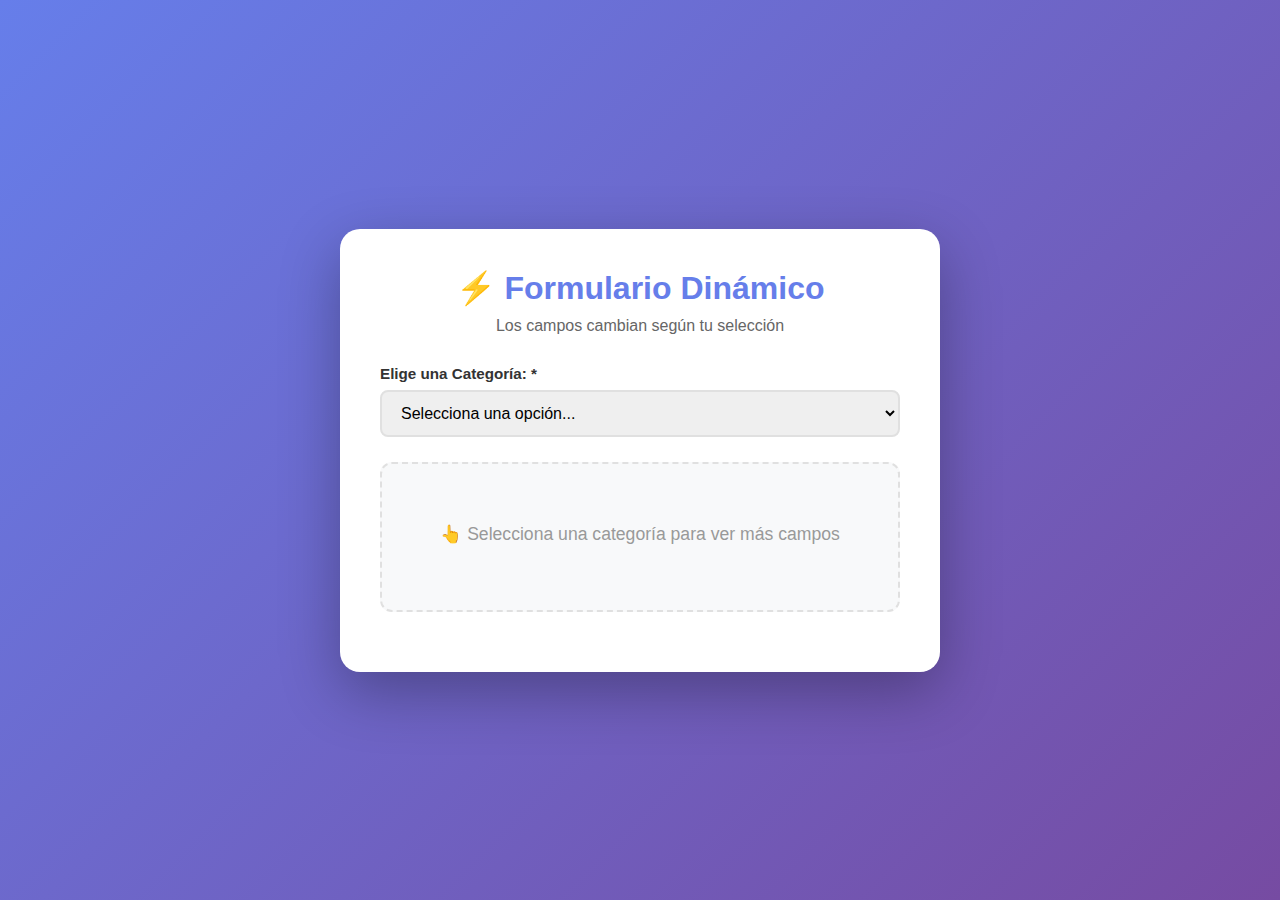
<file: Formulario Dinamico/index.html>
<!DOCTYPE html>
<html lang="es">
<head>
    <meta charset="UTF-8">
    <meta name="viewport" content="width=device-width, initial-scale=1.0">
    <title>Formulario Dinámico Interactivo</title>
    <link rel="stylesheet" href="css/styles.css">
</head>
<body>
    <div class="form-container">
        <div class="form-header">
            <h1>⚡ Formulario Dinámico</h1>
            <p>Los campos cambian según tu selección</p>
        </div>

        <form id="dynamicForm">
            
            <!-- Selector de Categoría -->
            <div class="form-group">
                <label for="choice">Elige una Categoría: *</label>
                <select id="choice" name="choice" required>
                    <option value="">Selecciona una opción...</option>
                    <option value="books">📚 Libros</option>
                    <option value="movies">🎬 Películas</option>
                    <option value="music">🎵 Música</option>
                    <option value="games">🎮 Videojuegos</option>
                </select>
            </div>

            <!-- Contenedor para campos dinámicos -->
            <div id="additionalFields" class="dynamic-container">
                <div class="placeholder">
                    <p>👆 Selecciona una categoría para ver más campos</p>
                </div>
            </div>

            <!-- Botón de envío (oculto inicialmente) -->
            <button type="submit" class="submit-btn" id="submitBtn" style="display: none;">
                Enviar Formulario
            </button>
        </form>

        <!-- Área de resultados -->
        <div id="results" class="results-container" style="display: none;">
            <h3>📋 Datos Enviados:</h3>
            <div id="resultsContent"></div>
        </div>
    </div>

    <script src="js/script.js"></script>
</body>
</html>
</file>
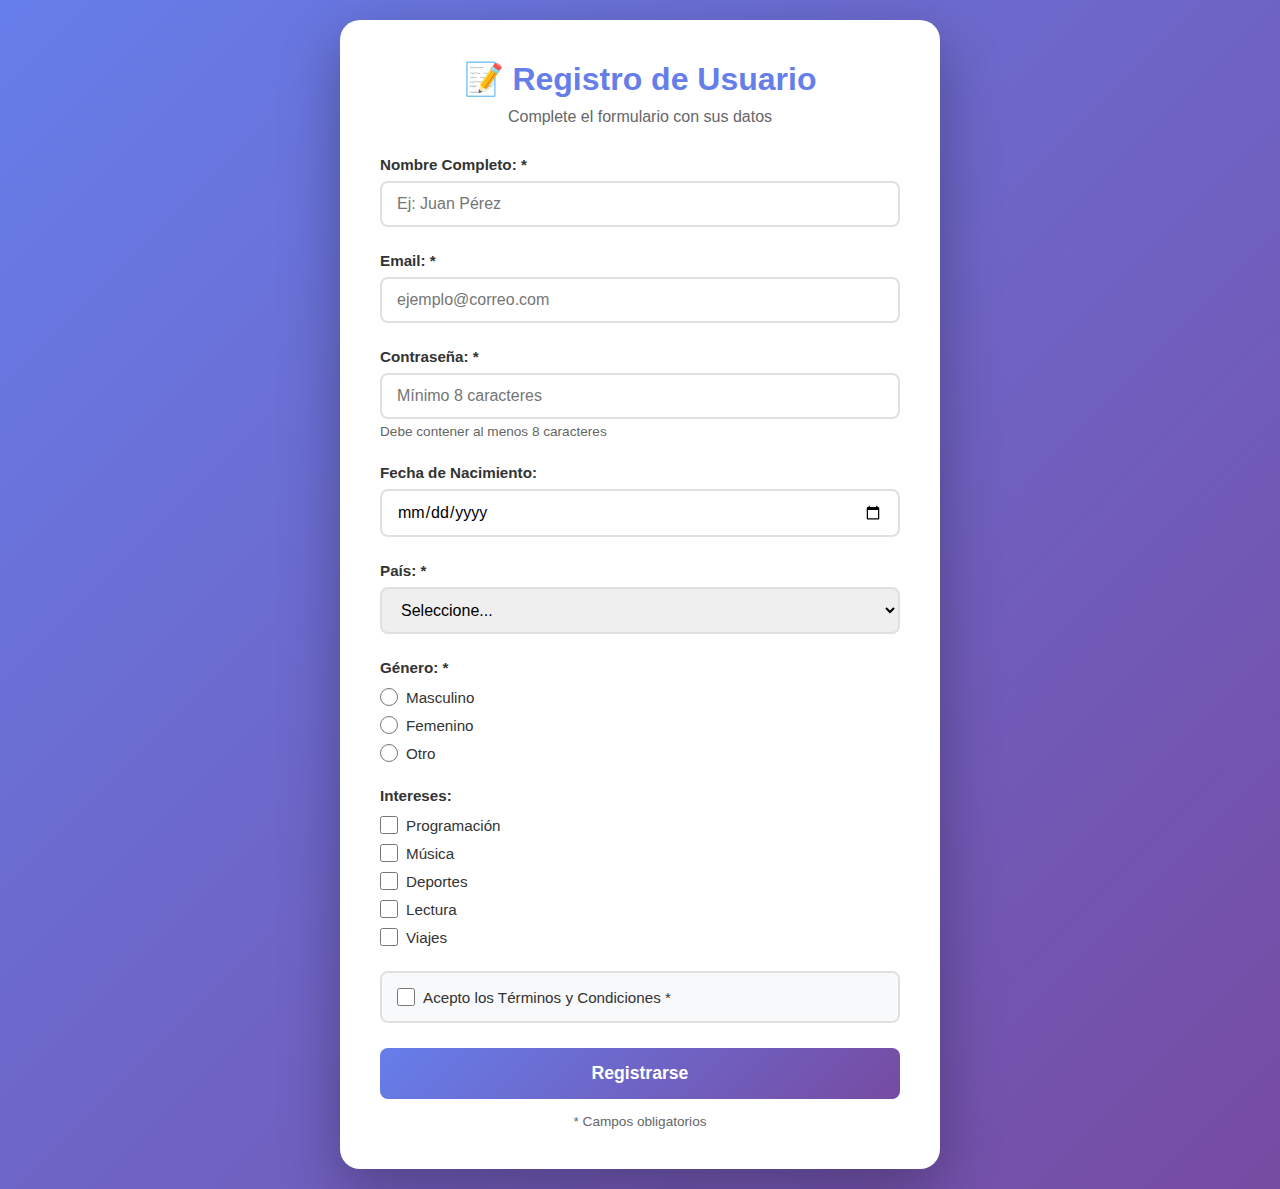
<file: Satema de registro completo/index.html>
<!DOCTYPE html>
<html lang="es">
<head>
    <meta charset="UTF-8">
    <meta name="viewport" content="width=device-width, initial-scale=1.0">
    <title>Sistema de Registro Completo</title>
    <link rel="stylesheet" href="css/styles.css">
</head>
<body>
    <div class="form-container">
        <div class="form-header">
            <h1>📝 Registro de Usuario</h1>
            <p>Complete el formulario con sus datos</p>
        </div>

        <form id="registrationForm" action="/submit-form" method="post">
            
            <!-- Nombre Completo -->
            <div class="form-group">
                <label for="fullName">Nombre Completo: *</label>
                <input type="text" id="fullName" name="fullName" required placeholder="Ej: Juan Pérez">
            </div>

            <!-- Email -->
            <div class="form-group">
                <label for="email">Email: *</label>
                <input type="email" id="email" name="email" required placeholder="ejemplo@correo.com">
            </div>

            <!-- Contraseña -->
            <div class="form-group">
                <label for="password">Contraseña: *</label>
                <input type="password" id="password" name="password" pattern=".{8,}" 
                       title="Debe contener al menos 8 caracteres" required 
                       placeholder="Mínimo 8 caracteres">
                <small class="help-text">Debe contener al menos 8 caracteres</small>
            </div>

            <!-- Fecha de Nacimiento -->
            <div class="form-group">
                <label for="dob">Fecha de Nacimiento:</label>
                <input type="date" id="dob" name="dob">
            </div>

            <!-- País (Select) -->
            <div class="form-group">
                <label for="country">País: *</label>
                <select id="country" name="country" required>
                    <option value="">Seleccione...</option>
                    <option value="colombia">Colombia</option>
                    <option value="mexico">México</option>
                    <option value="argentina">Argentina</option>
                    <option value="españa">España</option>
                    <option value="usa">Estados Unidos</option>
                    <option value="otro">Otro</option>
                </select>
            </div>

            <!-- Género (Radio Buttons) -->
            <div class="form-group">
                <label class="group-label">Género: *</label>
                <div class="radio-group">
                    <div class="radio-item">
                        <input type="radio" id="male" name="gender" value="male" required>
                        <label for="male">Masculino</label>
                    </div>
                    <div class="radio-item">
                        <input type="radio" id="female" name="gender" value="female" required>
                        <label for="female">Femenino</label>
                    </div>
                    <div class="radio-item">
                        <input type="radio" id="other" name="gender" value="other" required>
                        <label for="other">Otro</label>
                    </div>
                </div>
            </div>

            <!-- Intereses (Checkboxes) -->
            <div class="form-group">
                <label class="group-label">Intereses:</label>
                <div class="checkbox-group">
                    <div class="checkbox-item">
                        <input type="checkbox" id="coding" name="interests" value="coding">
                        <label for="coding">Programación</label>
                    </div>
                    <div class="checkbox-item">
                        <input type="checkbox" id="music" name="interests" value="music">
                        <label for="music">Música</label>
                    </div>
                    <div class="checkbox-item">
                        <input type="checkbox" id="sports" name="interests" value="sports">
                        <label for="sports">Deportes</label>
                    </div>
                    <div class="checkbox-item">
                        <input type="checkbox" id="reading" name="interests" value="reading">
                        <label for="reading">Lectura</label>
                    </div>
                    <div class="checkbox-item">
                        <input type="checkbox" id="travel" name="interests" value="travel">
                        <label for="travel">Viajes</label>
                    </div>
                </div>
            </div>

            <!-- Términos y Condiciones -->
            <div class="form-group">
                <div class="checkbox-item terms">
                    <input type="checkbox" id="terms" name="terms" required>
                    <label for="terms">Acepto los Términos y Condiciones *</label>
                </div>
            </div>

            <!-- Botón de Envío -->
            <button type="submit" class="submit-btn">Registrarse</button>

            <p class="required-note">* Campos obligatorios</p>
        </form>
    </div>

    <script src="js/script.js"></script>
</body>
</html>
</file>
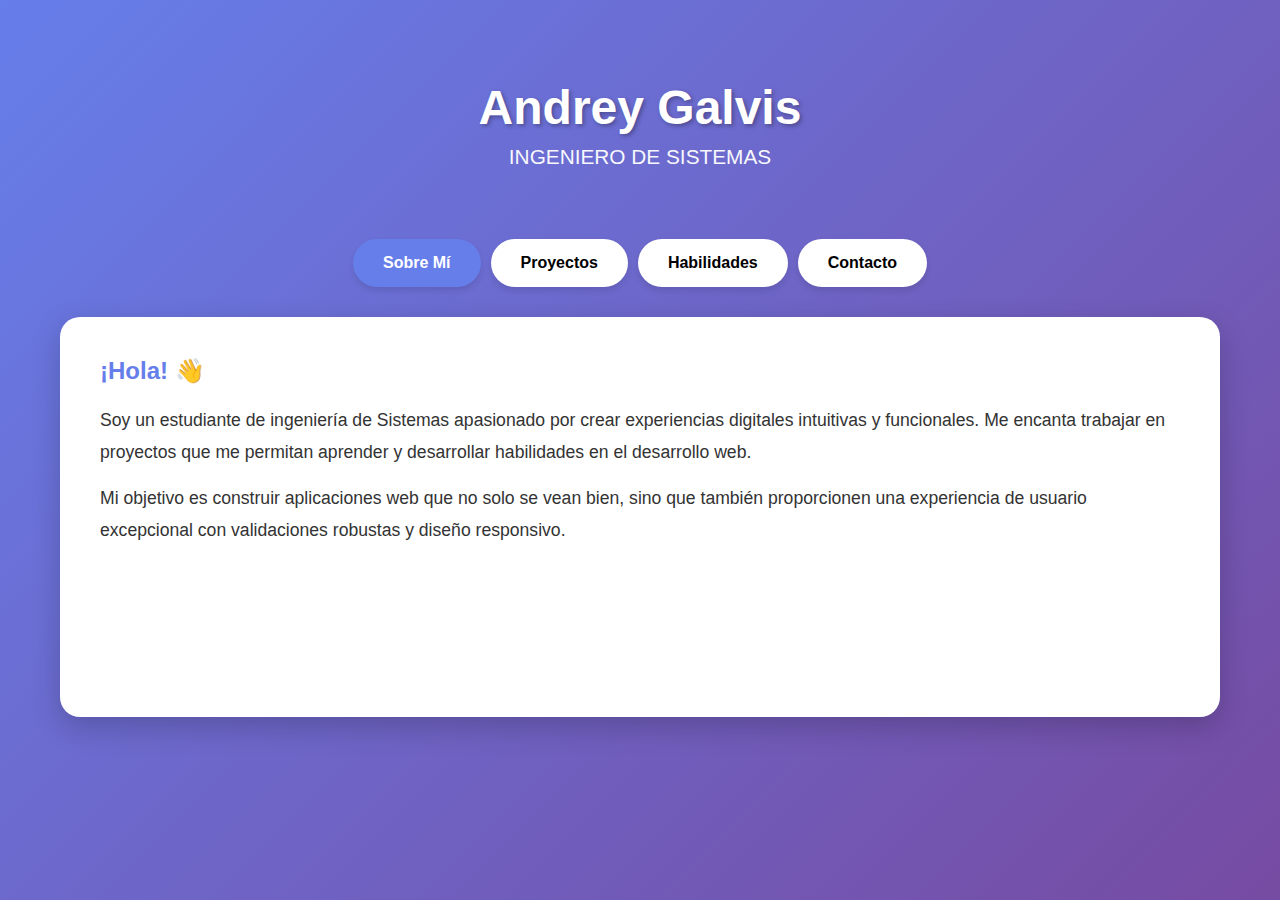
<file: TRABAJO-EN-CLASE/index.html>
<!DOCTYPE html>
<html lang="es">
<head>
    <meta charset="UTF-8">
    <meta name="viewport" content="width=device-width, initial-scale=1.0">
    <title>Portfolio Profesional - Andrey Galvis</title>
    <link rel="stylesheet" href="styles.css">
</head>
<body>
    <div class="container">
        <header>
            <h1>Andrey Galvis</h1>
            <p class="subtitle">INGENIERO DE SISTEMAS</p>
        </header>

        <div class="tabs">
            <button class="tab active" onclick="showSection('about')">Sobre Mí</button>
            <button class="tab" onclick="showSection('projects')">Proyectos</button>
            <button class="tab" onclick="showSection('skills')">Habilidades</button>
            <button class="tab" onclick="showSection('contact')">Contacto</button>
        </div>

        <div class="content">
            <!-- Sección Sobre Mí -->
            <div id="about" class="section active">
                <h2 style="color: #667eea; margin-bottom: 20px;">¡Hola! 👋</h2>
                <p style="font-size: 1.1em; line-height: 1.8; margin-bottom: 15px;">
                    Soy un estudiante de ingeniería de Sistemas apasionado por crear experiencias digitales intuitivas y funcionales.
                    Me encanta trabajar en proyectos que me permitan aprender y desarrollar habilidades en el desarrollo web.
                </p>
                <p style="font-size: 1.1em; line-height: 1.8;">
                    Mi objetivo es construir aplicaciones web que no solo se vean bien, sino que también 
                    proporcionen una experiencia de usuario excepcional con validaciones robustas y 
                    diseño responsivo.
                </p>
            </div>

            <!-- Sección Proyectos -->
            <div id="projects" class="section">
                <h2 style="color: #667eea; margin-bottom: 30px;">Proyectos Destacados</h2>
                
                <div class="project-card">
                    <h3 class="project-title">🎯 Sistema de Registro Completo</h3>
                    <p style="margin: 15px 0; line-height: 1.6;">
                        Formulario de registro comprehensivo con múltiples tipos de inputs y validación 
                        en tiempo real tanto del lado del cliente como del servidor.
                    </p>
                    
                    <div class="tech-tags">
                        <span class="tag">HTML5</span>
                        <span class="tag">JavaScript</span>
                        <span class="tag">CSS3</span>
                        <span class="tag">Validación</span>
                    </div>

                    <div class="features">
                        <div class="feature">
                            <strong>✓ Inputs variados:</strong> Texto, email, contraseña, fecha, select, radio buttons y checkboxes
                        </div>
                        <div class="feature">
                            <strong>✓ Validación de contraseña:</strong> Requiere mínimo 8 caracteres con patrón personalizado
                        </div>
                        <div class="feature">
                            <strong>✓ Validación client-side:</strong> JavaScript previene envíos incorrectos con feedback inmediato
                        </div>
                        <div class="feature">
                            <strong>✓ UX optimizada:</strong> Labels claros, campos requeridos y mensajes de error útiles
                        </div>
                        <div class="feature">
                            <strong>✓ Accesibilidad:</strong> Estructura semántica con atributos ARIA apropiados
                        </div>
                    </div>

                    <a href="#" class="demo-link">Ver Demo en CodeSandbox →</a>
                </div>

                <div class="project-card">
                    <h3 class="project-title">⚡ Formulario Dinámico Interactivo</h3>
                    <p style="margin: 15px 0; line-height: 1.6;">
                        Formulario inteligente que se adapta en tiempo real según las selecciones del usuario, 
                        mostrando campos relevantes dinámicamente sin recargar la página.
                    </p>
                    
                    <div class="tech-tags">
                        <span class="tag">JavaScript</span>
                        <span class="tag">DOM Manipulation</span>
                        <span class="tag">Event Listeners</span>
                        <span class="tag">UX Dinámico</span>
                    </div>

                    <div class="features">
                        <div class="feature">
                            <strong>✓ Interacción en tiempo real:</strong> Los campos cambian instantáneamente según la selección del usuario
                        </div>
                        <div class="feature">
                            <strong>✓ Renderizado condicional:</strong> Muestra campos específicos (Autor para Libros, Director para Películas)
                        </div>
                        <div class="feature">
                            <strong>✓ Event Listeners:</strong> Detecta cambios en el dropdown y actualiza el formulario automáticamente
                        </div>
                        <div class="feature">
                            <strong>✓ Manipulación del DOM:</strong> Usa innerHTML para crear y eliminar campos dinámicamente
                        </div>
                        <div class="feature">
                            <strong>✓ Sin recarga de página:</strong> Toda la interacción sucede en el navegador para una UX fluida
                        </div>
                    </div>

                    <a href="#" class="demo-link">Ver Demo en CodeSandbox →</a>
                </div>

                <div class="project-card">
                    <h3 class="project-title">🛒 Tienda Digital</h3>
                    <p style="margin: 15px 0; line-height: 1.6;">
                        Aplicación de comercio electrónico con catálogo de productos, carrito de compras y 
                        procesamiento de pagos simulado.
                    </p>
                    <div class="tech-tags">
                        <span class="tag">Facturas Electrónicas</span>
                        <span class="tag">Base de Datos</span>
                        <span class="tag">API</span>
                    </div>
                </div>
            </div>

            <!-- Sección Habilidades -->
            <div id="skills" class="section">
                <h2 style="color: #667eea; margin-bottom: 30px;">Habilidades Técnicas</h2>
                
                <div class="skills-grid">
                    <div class="skill-card">
                        <h3>Frontend</h3>
                        <p>HTML5, CSS3, JavaScript, Validación de Formularios, UX/UI</p>
                    </div>
                    <div class="skill-card">
                        <h3>Backend</h3>
                        <p>Procesamiento de Formularios, APIs</p>
                    </div>
                    <div class="skill-card">
                        <h3>Herramientas</h3>
                        <p>Git, GitHub, Java, Laravel</p>
                    </div>
                    <div class="skill-card">
                        <h3>Soft Skills</h3>
                        <p>Documentación, Atención al Detalle</p>
                    </div>
                </div>
            </div>

            <!-- Sección Contacto -->
            <div id="contact" class="section">
                <h2 style="color: #667eea; margin-bottom: 30px;">¡Trabajemos Juntos!</h2>
                <p style="font-size: 1.1em; line-height: 1.8; margin-bottom: 30px;">
                    Estoy disponible para proyectos freelance y oportunidades de colaboración. 
                    ¿Tienes un proyecto en mente? ¡Hablemos!
                </p>

                <div class="contact-info">
                    <div class="contact-item">
                        <strong>📧 Email</strong>
                        <p>andreygalvis6002@gmail.com</p>
                    </div>
                    <div class="contact-item">
                        <strong>🐙 GitHub</strong>
                        <p>github.com/Xt-andrey</p>
                    </div>
                    <div class="contact-item">
                        <strong>📱 Teléfono</strong>
                        <p>+57 310 2402810</p>
                    </div>
                </div> 

              <div style="text-align: center;">
                <a href="https://www.canva.com/design/DAGhWK3PV4c/hwgvDiixGkitGJsIJmkTPQ/edit?utm_content=DAGhWK3PV4c&utm_campaign=designshare&utm_medium=link2&utm_source=sharebutton" class="cta-button">
                  <span class="elastic">Ver mi CV</span>
                </a>
              </div>
            </div>
        </div>
    </div>

    <script src="script.js"></script>
</body>
</html>
</file>
<file: Formulario Dinamico/css/styles.css>
* {
    margin: 0;
    padding: 0;
    box-sizing: border-box;
}

body {
    font-family: 'Segoe UI', Tahoma, Geneva, Verdana, sans-serif;
    background: linear-gradient(135deg, #667eea 0%, #764ba2 100%);
    min-height: 100vh;
    display: flex;
    justify-content: center;
    align-items: center;
    padding: 20px;
}

.form-container {
    background: white;
    border-radius: 20px;
    box-shadow: 0 20px 60px rgba(0, 0, 0, 0.3);
    max-width: 600px;
    width: 100%;
    padding: 40px;
}

.form-header {
    text-align: center;
    margin-bottom: 30px;
}

.form-header h1 {
    color: #667eea;
    font-size: 2em;
    margin-bottom: 10px;
}

.form-header p {
    color: #666;
    font-size: 1em;
}

.form-group {
    margin-bottom: 25px;
}

label {
    display: block;
    color: #333;
    font-weight: 600;
    margin-bottom: 8px;
    font-size: 0.95em;
}

input[type="text"],
input[type="number"],
input[type="date"],
select,
textarea {
    width: 100%;
    padding: 12px 15px;
    border: 2px solid #e0e0e0;
    border-radius: 8px;
    font-size: 1em;
    transition: all 0.3s ease;
    font-family: inherit;
}

input:focus,
select:focus,
textarea:focus {
    outline: none;
    border-color: #667eea;
    box-shadow: 0 0 0 3px rgba(102, 126, 234, 0.1);
}

textarea {
    resize: vertical;
    min-height: 100px;
}

.dynamic-container {
    min-height: 150px;
    padding: 20px;
    background: #f8f9fa;
    border-radius: 12px;
    border: 2px dashed #e0e0e0;
    margin-bottom: 20px;
    transition: all 0.3s ease;
}

.placeholder {
    text-align: center;
    color: #999;
    padding: 40px 20px;
}

.placeholder p {
    font-size: 1.1em;
}

/* Animación para campos dinámicos */
.dynamic-container.active {
    background: white;
    border-color: #667eea;
    animation: slideIn 0.4s ease;
}

@keyframes slideIn {
    from {
        opacity: 0;
        transform: translateY(20px);
    }
    to {
        opacity: 1;
        transform: translateY(0);
    }
}

.submit-btn {
    width: 100%;
    background: linear-gradient(135deg, #667eea 0%, #764ba2 100%);
    color: white;
    border: none;
    padding: 15px;
    font-size: 1.1em;
    font-weight: 600;
    border-radius: 8px;
    cursor: pointer;
    transition: all 0.3s ease;
    margin-top: 10px;
}

.submit-btn:hover {
    transform: translateY(-2px);
    box-shadow: 0 10px 20px rgba(102, 126, 234, 0.3);
}

.submit-btn:active {
    transform: translateY(0);
}

/* Área de resultados */
.results-container {
    margin-top: 25px;
    padding: 20px;
    background: #f0f7ff;
    border-radius: 12px;
    border: 2px solid #667eea;
    animation: slideIn 0.4s ease;
}

.results-container h3 {
    color: #667eea;
    margin-bottom: 15px;
}

#resultsContent {
    background: white;
    padding: 15px;
    border-radius: 8px;
}

#resultsContent p {
    margin: 8px 0;
    color: #333;
    line-height: 1.6;
}

#resultsContent strong {
    color: #667eea;
}

/* Responsive */
@media (max-width: 600px) {
    .form-container {
        padding: 25px;
    }
    
    .form-header h1 {
        font-size: 1.5em;
    }
}
</file>
<file: Satema de registro completo/css/styles.css>
* {
    margin: 0;
    padding: 0;
    box-sizing: border-box;
}

body {
    font-family: 'Segoe UI', Tahoma, Geneva, Verdana, sans-serif;
    background: linear-gradient(135deg, #667eea 0%, #764ba2 100%);
    min-height: 100vh;
    display: flex;
    justify-content: center;
    align-items: center;
    padding: 20px;
}

.form-container {
    background: white;
    border-radius: 20px;
    box-shadow: 0 20px 60px rgba(0, 0, 0, 0.3);
    max-width: 600px;
    width: 100%;
    padding: 40px;
}

.form-header {
    text-align: center;
    margin-bottom: 30px;
}

.form-header h1 {
    color: #667eea;
    font-size: 2em;
    margin-bottom: 10px;
}

.form-header p {
    color: #666;
    font-size: 1em;
}

.form-group {
    margin-bottom: 25px;
}

label {
    display: block;
    color: #333;
    font-weight: 600;
    margin-bottom: 8px;
    font-size: 0.95em;
}

.group-label {
    margin-bottom: 12px;
}

input[type="text"],
input[type="email"],
input[type="password"],
input[type="date"],
select {
    width: 100%;
    padding: 12px 15px;
    border: 2px solid #e0e0e0;
    border-radius: 8px;
    font-size: 1em;
    transition: all 0.3s ease;
    font-family: inherit;
}

input[type="text"]:focus,
input[type="email"]:focus,
input[type="password"]:focus,
input[type="date"]:focus,
select:focus {
    outline: none;
    border-color: #667eea;
    box-shadow: 0 0 0 3px rgba(102, 126, 234, 0.1);
}

input[type="text"]:invalid:not(:placeholder-shown),
input[type="email"]:invalid:not(:placeholder-shown),
input[type="password"]:invalid:not(:placeholder-shown) {
    border-color: #ff4757;
}

input[type="text"]:valid:not(:placeholder-shown),
input[type="email"]:valid:not(:placeholder-shown),
input[type="password"]:valid:not(:placeholder-shown) {
    border-color: #2ecc71;
}

.help-text {
    display: block;
    color: #666;
    font-size: 0.85em;
    margin-top: 5px;
}

.radio-group,
.checkbox-group {
    display: flex;
    flex-direction: column;
    gap: 10px;
}

.radio-item,
.checkbox-item {
    display: flex;
    align-items: center;
    gap: 8px;
}

.radio-item input[type="radio"],
.checkbox-item input[type="checkbox"] {
    width: 18px;
    height: 18px;
    cursor: pointer;
}

.radio-item label,
.checkbox-item label {
    margin: 0;
    font-weight: normal;
    cursor: pointer;
}

.terms {
    background: #f8f9fa;
    padding: 15px;
    border-radius: 8px;
    border: 2px solid #e0e0e0;
}

.submit-btn {
    width: 100%;
    background: linear-gradient(135deg, #667eea 0%, #764ba2 100%);
    color: white;
    border: none;
    padding: 15px;
    font-size: 1.1em;
    font-weight: 600;
    border-radius: 8px;
    cursor: pointer;
    transition: all 0.3s ease;
}

.submit-btn:hover {
    transform: translateY(-2px);
    box-shadow: 0 10px 20px rgba(102, 126, 234, 0.3);
}

.submit-btn:active {
    transform: translateY(0);
}

.required-note {
    text-align: center;
    color: #666;
    font-size: 0.85em;
    margin-top: 15px;
}

@keyframes slideIn {
    from {
        opacity: 0;
        transform: translateY(30px);
    }
    to {
        opacity: 1;
        transform: translateY(0);
    }
}

.form-container {
    animation: slideIn 0.5s ease;
}

@media (max-width: 600px) {
    .form-container {
        padding: 25px;
    }
    
    .form-header h1 {
        font-size: 1.5em;
    }
}
</file>
<file: TRABAJO-EN-CLASE/styles.css>
* {
    margin: 0;
    padding: 0;
    box-sizing: border-box;
}

body {
    font-family: 'Segoe UI', Tahoma, Geneva, Verdana, sans-serif;
    background: linear-gradient(135deg, #667eea 0%, #764ba2 100%);
    min-height: 100vh;
    color: #333;
}

.container {
    max-width: 1200px;
    margin: 0 auto;
    padding: 20px;
}

header {
    text-align: center;
    color: white;
    padding: 60px 20px 40px;
}

h1 {
    font-size: 3em;
    margin-bottom: 10px;
    text-shadow: 2px 2px 4px rgba(0,0,0,0.3);
}

.subtitle {
    font-size: 1.3em;
    opacity: 0.95;
}

.tabs {
    display: flex;
    gap: 10px;
    justify-content: center;
    margin: 30px 0;
    flex-wrap: wrap;
}

.tab {
    background: white;
    border: none;
    padding: 15px 30px;
    border-radius: 25px;
    cursor: pointer;
    font-size: 1em;
    font-weight: 600;
    transition: all 0.3s ease;
    box-shadow: 0 4px 6px rgba(0,0,0,0.1);
}

.tab:hover {
    transform: translateY(-2px);
    box-shadow: 0 6px 12px rgba(0,0,0,0.15);
}

.tab.active {
    background: #667eea;
    color: white;
}

.content {
    background: white;
    border-radius: 20px;
    padding: 40px;
    box-shadow: 0 10px 30px rgba(0,0,0,0.2);
    min-height: 400px;
}

.section {
    display: none;
    animation: fadeIn 0.5s ease;
}

.section.active {
    display: block;
}

@keyframes fadeIn {
    from { 
        opacity: 0; 
        transform: translateY(20px); 
    }
    to { 
        opacity: 1; 
        transform: translateY(0); 
    }
}

.project-card {
    background: linear-gradient(135deg, #f5f7fa 0%, #c3cfe2 100%);
    border-radius: 15px;
    padding: 30px;
    margin-bottom: 25px;
    transition: transform 0.3s ease;
}

.project-card:hover {
    transform: translateY(-5px);
    box-shadow: 0 8px 20px rgba(0,0,0,0.15);
}

.project-title {
    font-size: 1.8em;
    color: #667eea;
    margin-bottom: 15px;
}

.tech-tags {
    display: flex;
    gap: 10px;
    flex-wrap: wrap;
    margin: 15px 0;
}

.tag {
    background: #667eea;
    color: white;
    padding: 8px 15px;
    border-radius: 20px;
    font-size: 0.85em;
    font-weight: 600;
}

.features {
    margin-top: 20px;
}

.feature {
    padding: 10px 0;
    border-bottom: 1px solid #e0e0e0;
}

.feature:last-child {
    border-bottom: none;
}

.feature strong {
    color: #667eea;
}

.skills-grid {
    display: grid;
    grid-template-columns: repeat(auto-fit, minmax(250px, 1fr));
    gap: 20px;
    margin-top: 20px;
}

.skill-card {
    background: linear-gradient(135deg, #667eea 0%, #764ba2 100%);
    color: white;
    padding: 25px;
    border-radius: 15px;
    text-align: center;
}

.skill-card h3 {
    margin-bottom: 10px;
    font-size: 1.3em;
}

.contact-info {
    display: grid;
    grid-template-columns: repeat(auto-fit, minmax(200px, 1fr));
    gap: 20px;
    margin-top: 20px;
}

.contact-item {
    background: #f5f7fa;
    padding: 20px;
    border-radius: 10px;
    text-align: center;
}

.contact-item strong {
    color: #667eea;
    display: block;
    margin-bottom: 10px;
}

.cta-button {
    display: inline-block;
    background: #667eea;
    color: white;
    padding: 15px 40px;
    border-radius: 25px;
    text-decoration: none;
    margin-top: 20px;
    font-weight: 600;
    transition: all 0.3s ease;
}

.cta-button:hover {
    background: #764ba2;
    transform: translateY(-2px);
    box-shadow: 0 6px 12px rgba(0,0,0,0.2);
}

.demo-link {
    color: #667eea;
    text-decoration: none;
    font-weight: 600;
    display: inline-block;
    margin-top: 15px;
}

.demo-link:hover {
    text-decoration: underline;
}
</file>
